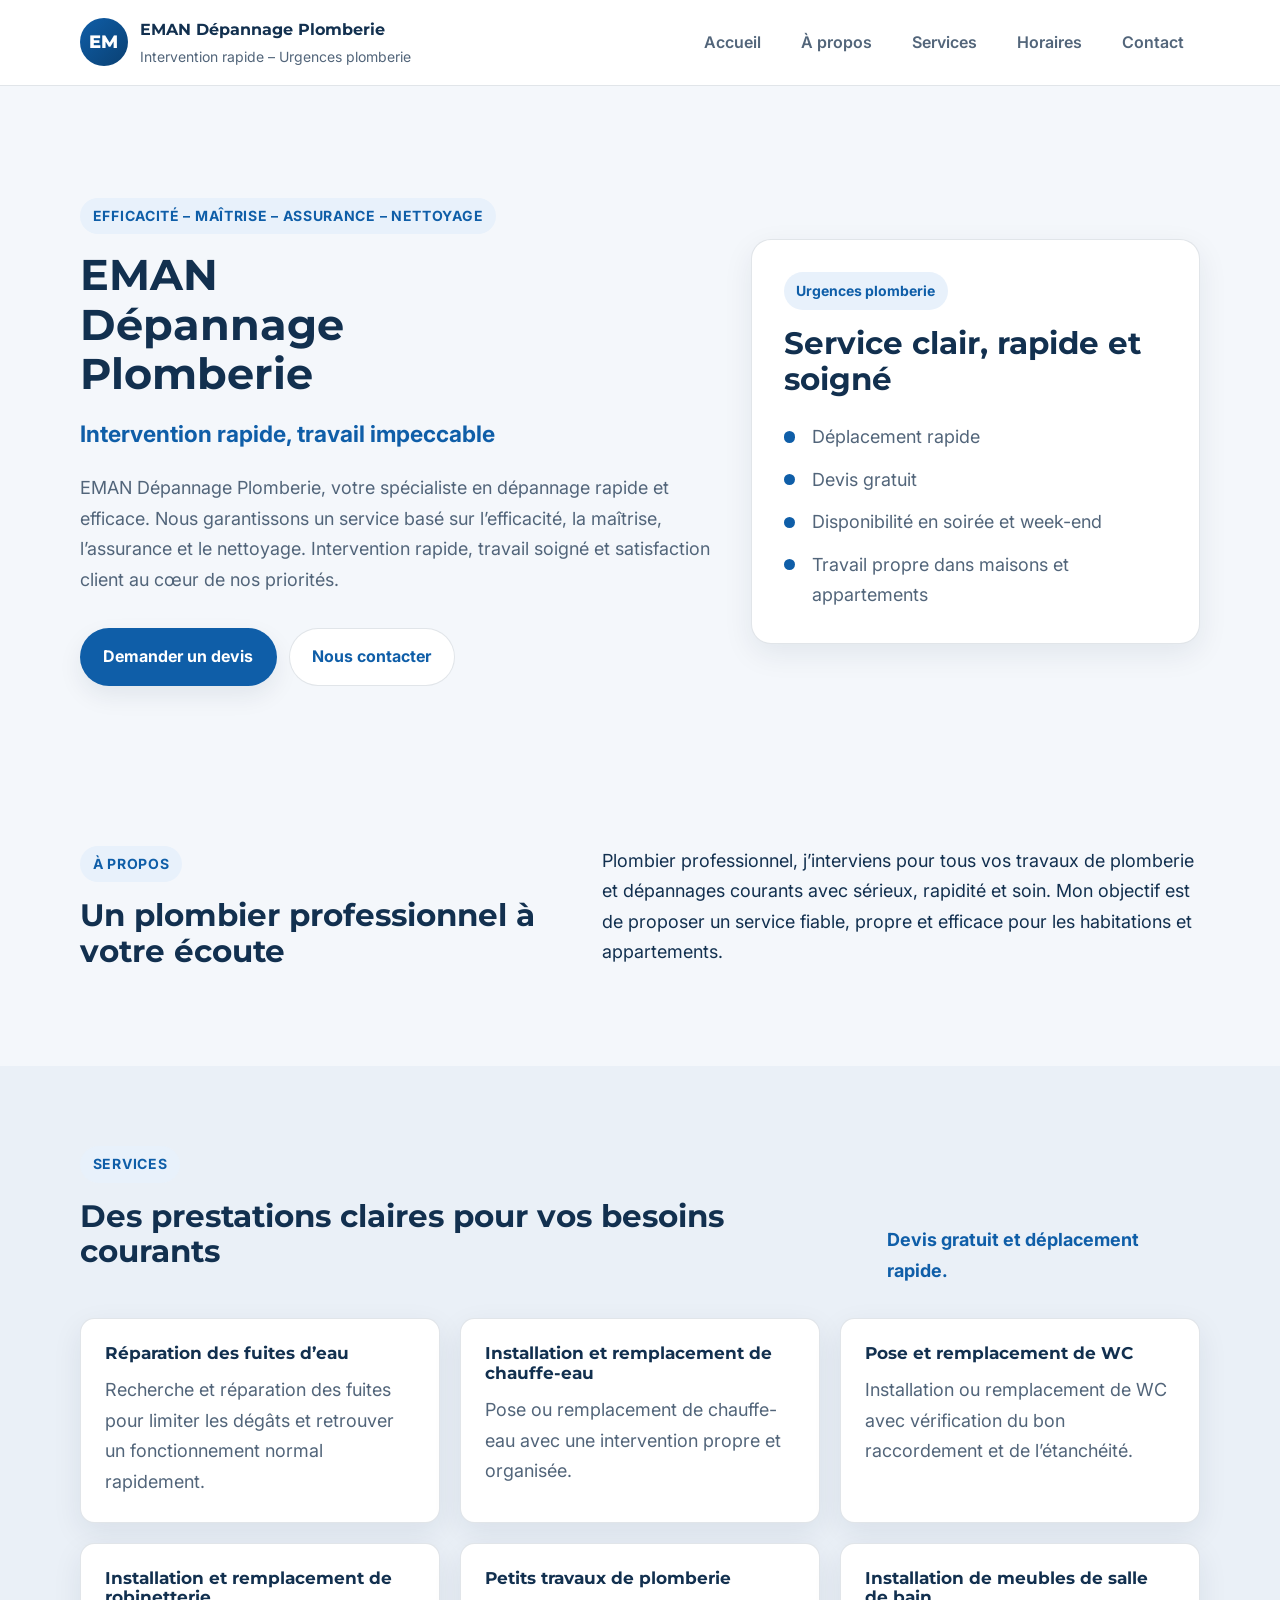
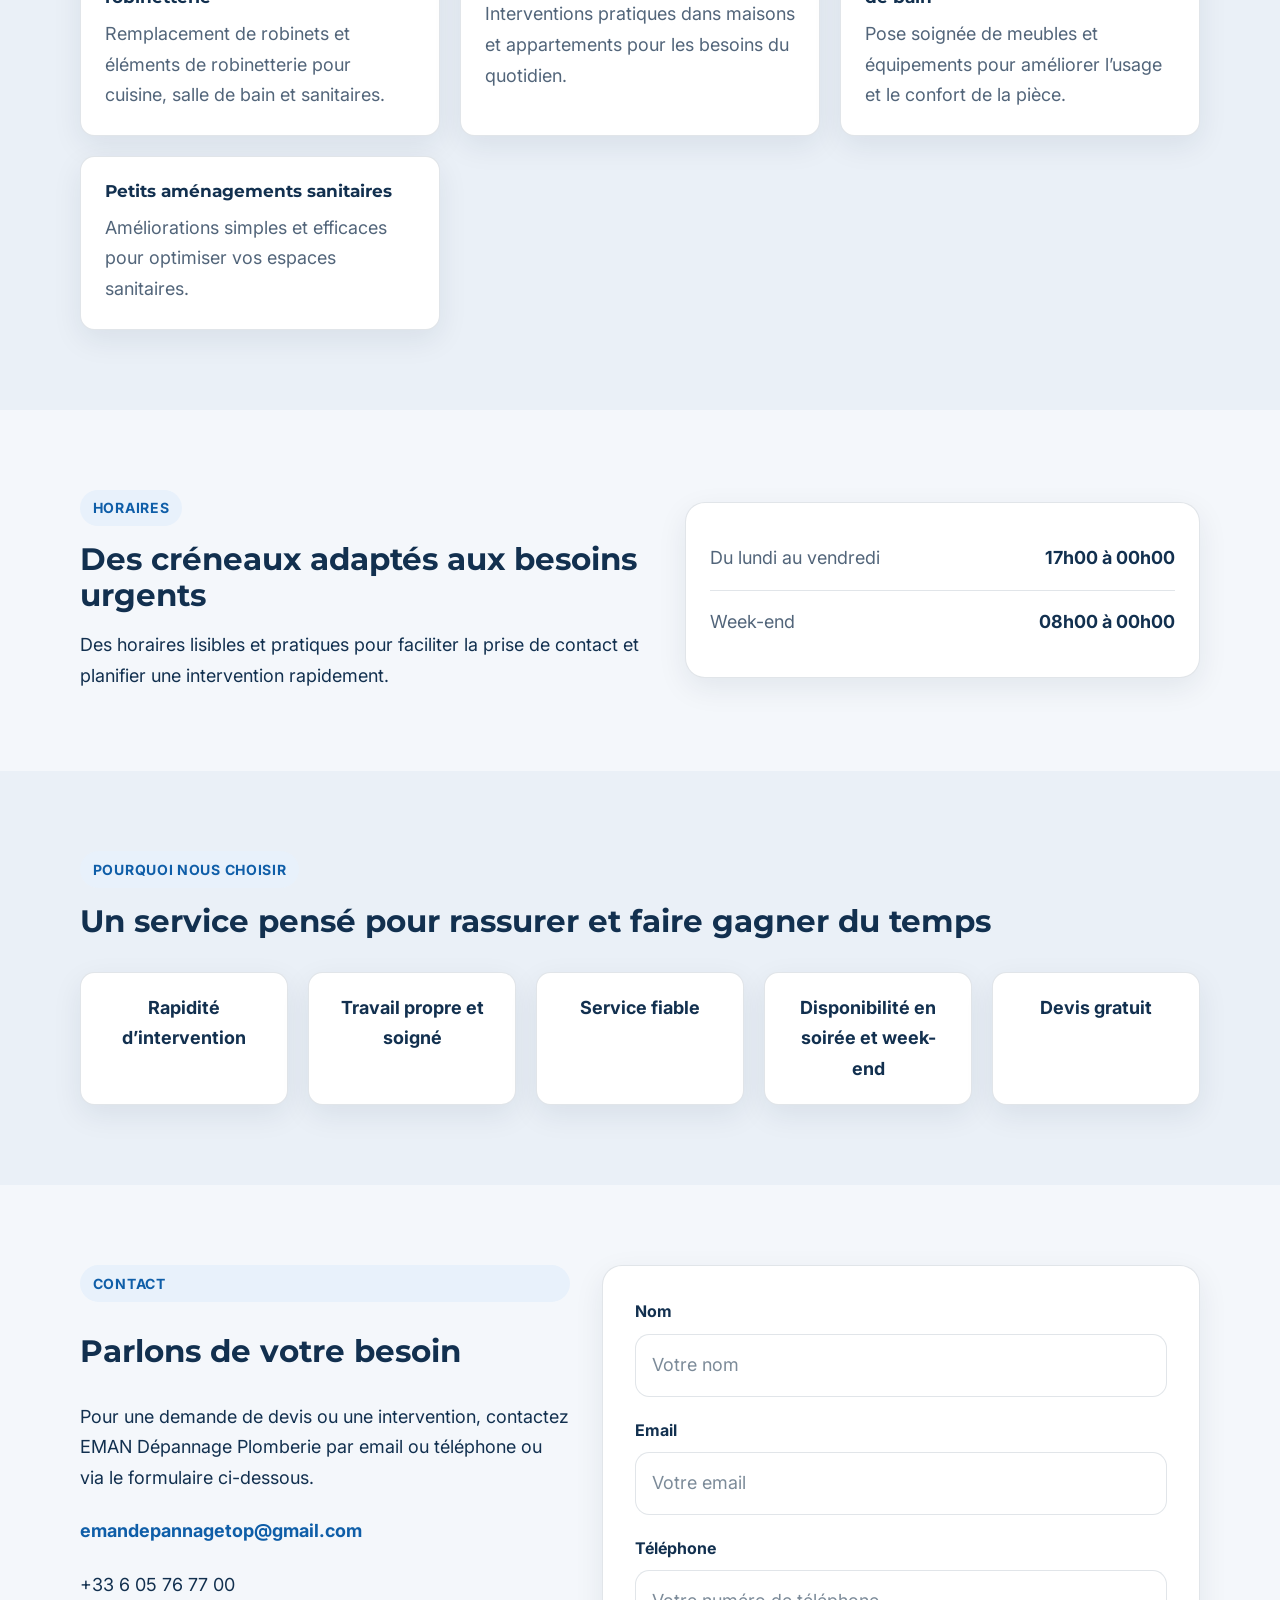
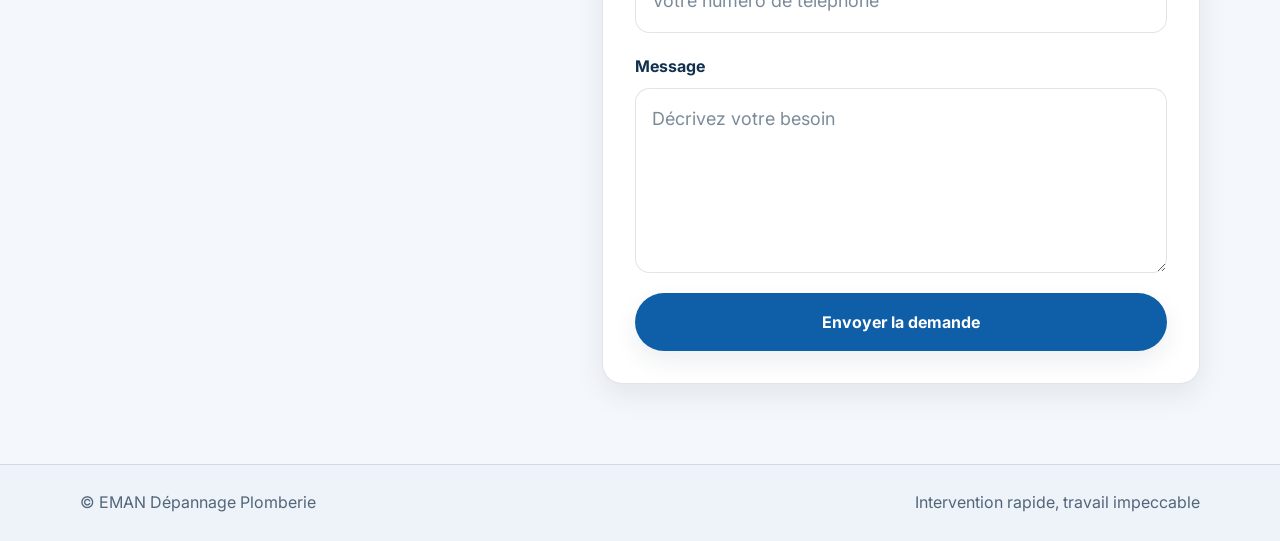
<file: index.html>
<!DOCTYPE html>
<html lang="fr">
<head>
  <meta charset="UTF-8">
  <meta name="viewport" content="width=device-width, initial-scale=1.0">
  <meta name="description" content="EMAN Dépannage Plomberie, plombier professionnel pour dépannage rapide, installation et petits travaux de plomberie. Devis gratuit et intervention rapide.">
  <meta name="keywords" content="plombier, dépannage plomberie, réparation fuite d'eau, installation chauffe-eau, remplacement WC, robinetterie, petits travaux plomberie, urgence plomberie">
  <meta name="author" content="EMAN Dépannage Plomberie">
  <meta name="robots" content="index, follow">
  <meta property="og:title" content="EMAN Dépannage Plomberie - Plombier professionnel pour dépannage rapide et installation">
  <meta property="og:description" content="EMAN Dépannage Plomberie, votre spécialiste en dépannage rapide et efficace. Nous garantissons un service basé sur l’efficacité, la maîtrise, l’assurance et le nettoyage. Intervention rapide, travail soigné et satisfaction client au cœur de nos priorités.">
  <title>EMAN Dépannage Plomberie | Dépannage Plomberie Rapide</title>
  <link rel="preconnect" href="https://fonts.googleapis.com">
  <link rel="preconnect" href="https://fonts.gstatic.com" crossorigin>
  <link href="https://fonts.googleapis.com/css2?family=Montserrat:wght@600;700;800&family=Inter:wght@400;500;600;700&display=swap" rel="stylesheet">
  <link rel="stylesheet" href="style.css">
</head>
<body>
  <header class="site-header" id="accueil">
    <div class="container header-inner">
      <a href="#accueil" class="brand" aria-label="Retour à l'accueil EMAN Dépannage Plomberie">
        <span class="brand-mark" aria-hidden="true">EM</span>
        <span class="brand-text">
          <strong>EMAN Dépannage Plomberie</strong>
          <small>Intervention rapide – Urgences plomberie</small>
        </span>
      </a>

      <nav class="site-nav" aria-label="Navigation principale">
        <ul>
          <li><a href="#accueil">Accueil</a></li>
          <li><a href="#apropos">À propos</a></li>
          <li><a href="#services">Services</a></li>
          <li><a href="#horaires">Horaires</a></li>
          <li><a href="#contact">Contact</a></li>
        </ul>
      </nav>
    </div>

    <button class="mobile-menu-btn" id="mobileMenuBtn" aria-label="Menu">
      <span></span>
      <span></span>
      <span></span>
    </button>
  </header>

  <main id="contenu">
    <!-- Hero -->
    <section class="hero section">
      <div class="container hero-grid">
        <div class="hero-content">
          <p class="eyebrow">Efficacité – Maîtrise – Assurance – Nettoyage</p>
          <h1>EMAN Dépannage Plomberie</h1>
          <p class="hero-tagline">Intervention rapide, travail impeccable</p>
          <p class="hero-text">EMAN Dépannage Plomberie, votre spécialiste en dépannage rapide et efficace. Nous garantissons un service basé sur l’efficacité, la maîtrise, l’assurance et le nettoyage. Intervention rapide, travail soigné et satisfaction client au cœur de nos priorités.</p>

          <div class="hero-actions">
            <a class="btn btn-primary" href="#contact">Demander un devis</a>
            <a class="btn btn-secondary" href="mailto:emandepannagetop@gmail.com">Nous contacter</a>
          </div>
        </div>

        <div class="hero-card" aria-label="Points forts de l'entreprise">
          <div class="hero-card-badge">Urgences plomberie</div>
          <h2>Service clair, rapide et soigné</h2>
          <ul class="check-list" role="list">
            <li>Déplacement rapide</li>
            <li>Devis gratuit</li>
            <li>Disponibilité en soirée et week-end</li>
            <li>Travail propre dans maisons et appartements</li>
          </ul>
        </div>
      </div>
    </section>

    <!-- À propos -->
    <section class="section" id="apropos">
      <div class="container two-column">
        <div>
          <p class="section-label">À propos</p>
          <h2>Un plombier professionnel à votre écoute</h2>
        </div>
        <div>
          <p>Plombier professionnel, j’interviens pour tous vos travaux de plomberie et dépannages courants avec sérieux, rapidité et soin. Mon objectif est de proposer un service fiable, propre et efficace pour les habitations et appartements.</p>
        </div>
      </div>
    </section>

    <!-- Services -->
    <section class="section section-alt" id="services">
      <div class="container">
        <div class="section-heading">
          <div>
            <p class="section-label">Services</p>
            <h2>Des prestations claires pour vos besoins courants</h2>
          </div>
          <p class="section-note">Devis gratuit et déplacement rapide.</p>
        </div>

        <div class="services-grid">
          <article class="service-card">
            <h3>Réparation des fuites d’eau</h3>
            <p>Recherche et réparation des fuites pour limiter les dégâts et retrouver un fonctionnement normal rapidement.</p>
          </article>

          <article class="service-card">
            <h3>Installation et remplacement de chauffe-eau</h3>
            <p>Pose ou remplacement de chauffe-eau avec une intervention propre et organisée.</p>
          </article>

          <article class="service-card">
            <h3>Pose et remplacement de WC</h3>
            <p>Installation ou remplacement de WC avec vérification du bon raccordement et de l’étanchéité.</p>
          </article>

          <article class="service-card">
            <h3>Installation et remplacement de robinetterie</h3>
            <p>Remplacement de robinets et éléments de robinetterie pour cuisine, salle de bain et sanitaires.</p>
          </article>

          <article class="service-card">
            <h3>Petits travaux de plomberie</h3>
            <p>Interventions pratiques dans maisons et appartements pour les besoins du quotidien.</p>
          </article>

          <article class="service-card">
            <h3>Installation de meubles de salle de bain</h3>
            <p>Pose soignée de meubles et équipements pour améliorer l’usage et le confort de la pièce.</p>
          </article>

          <article class="service-card">
            <h3>Petits aménagements sanitaires</h3>
            <p>Améliorations simples et efficaces pour optimiser vos espaces sanitaires.</p>
          </article>
        </div>
      </div>
    </section>

    <!-- Horaires -->
    <section class="section" id="horaires">
      <div class="container schedule-box">
        <div>
          <p class="section-label">Horaires</p>
          <h2>Des créneaux adaptés aux besoins urgents</h2>
          <p>Des horaires lisibles et pratiques pour faciliter la prise de contact et planifier une intervention rapidement.</p>
        </div>
        <div class="hours-card">
          <div class="hours-row">
            <span>Du lundi au vendredi</span>
            <strong>17h00 à 00h00</strong>
          </div>
          <div class="hours-row">
            <span>Week-end</span>
            <strong>08h00 à 00h00</strong>
          </div>
        </div>
      </div>
    </section>

    <!-- Pourquoi nous choisir -->
    <section class="section section-alt">
      <div class="container">
        <p class="section-label">Pourquoi nous choisir</p>
        <h2>Un service pensé pour rassurer et faire gagner du temps</h2>
        <div class="reasons-grid">
          <div class="reason-item">Rapidité d’intervention</div>
          <div class="reason-item">Travail propre et soigné</div>
          <div class="reason-item">Service fiable</div>
          <div class="reason-item">Disponibilité en soirée et week-end</div>
          <div class="reason-item">Devis gratuit</div>
        </div>
      </div>
    </section>

    <!-- Contact -->
    <section class="section" id="contact">
      <div class="container contact-grid">
        <div class="contact-copy">
          <p class="section-label">Contact</p>
          <h2>Parlons de votre besoin</h2>
          <p>Pour une demande de devis ou une intervention, contactez EMAN Dépannage Plomberie par email ou téléphone ou via le formulaire ci-dessous.</p>
          <a class="contact-mail" href="mailto:emandepannagetop@gmail.com">emandepannagetop@gmail.com</a>
          <a class="contact-phone" href="tel:+33605767700">+33 6 05 76 77 00</a>
        </div>

        <form class="contact-form" action="https://formsubmit.co/3a4b3dd44580c968bda07f267c10139c" method="POST">
          <div class="form-group">
            <label for="nom">Nom</label>
            <input type="text" id="nom" name="nom" placeholder="Votre nom" required>
          </div>

          <div class="form-group">
            <label for="email">Email</label>
            <input type="email" id="email" name="email" placeholder="Votre email" required>
          </div>

          <div class="form-group">
            <label for="telephone">Téléphone</label>
            <input type="tel" id="telephone" name="telephone" placeholder="Votre numéro de téléphone">
          </div>

          <div class="form-group">
            <label for="message">Message</label>
            <textarea id="message" name="message" rows="5" placeholder="Décrivez votre besoin" required></textarea>
          </div>
          
          <input type="hidden" name="_captcha" value="false">
          <input type="hidden" name="_next" value="https://emandpannageplomberie.fr/thanks.html">
          <button class="btn btn-primary btn-full" type="submit">Envoyer la demande</button>
        </form>
      </div>
    </section>
  </main>

  <footer class="site-footer">
    <div class="container footer-inner">
      <p>© EMAN Dépannage Plomberie</p>
      <p>Intervention rapide, travail impeccable</p>
    </div>
  </footer>

  <script>
    const mobileMenuBtn = document.getElementById('mobileMenuBtn');
    const siteNav = document.querySelector('.site-nav');
    const navLinks = document.querySelectorAll('.site-nav a');

    mobileMenuBtn.addEventListener('click', function() {
      mobileMenuBtn.classList.toggle('active');
      siteNav.classList.toggle('active');
    });

    navLinks.forEach(link => {
      link.addEventListener('click', function() {
        mobileMenuBtn.classList.remove('active');
        siteNav.classList.remove('active');
      });
    });
  </script>
</body>
</html>
</file>
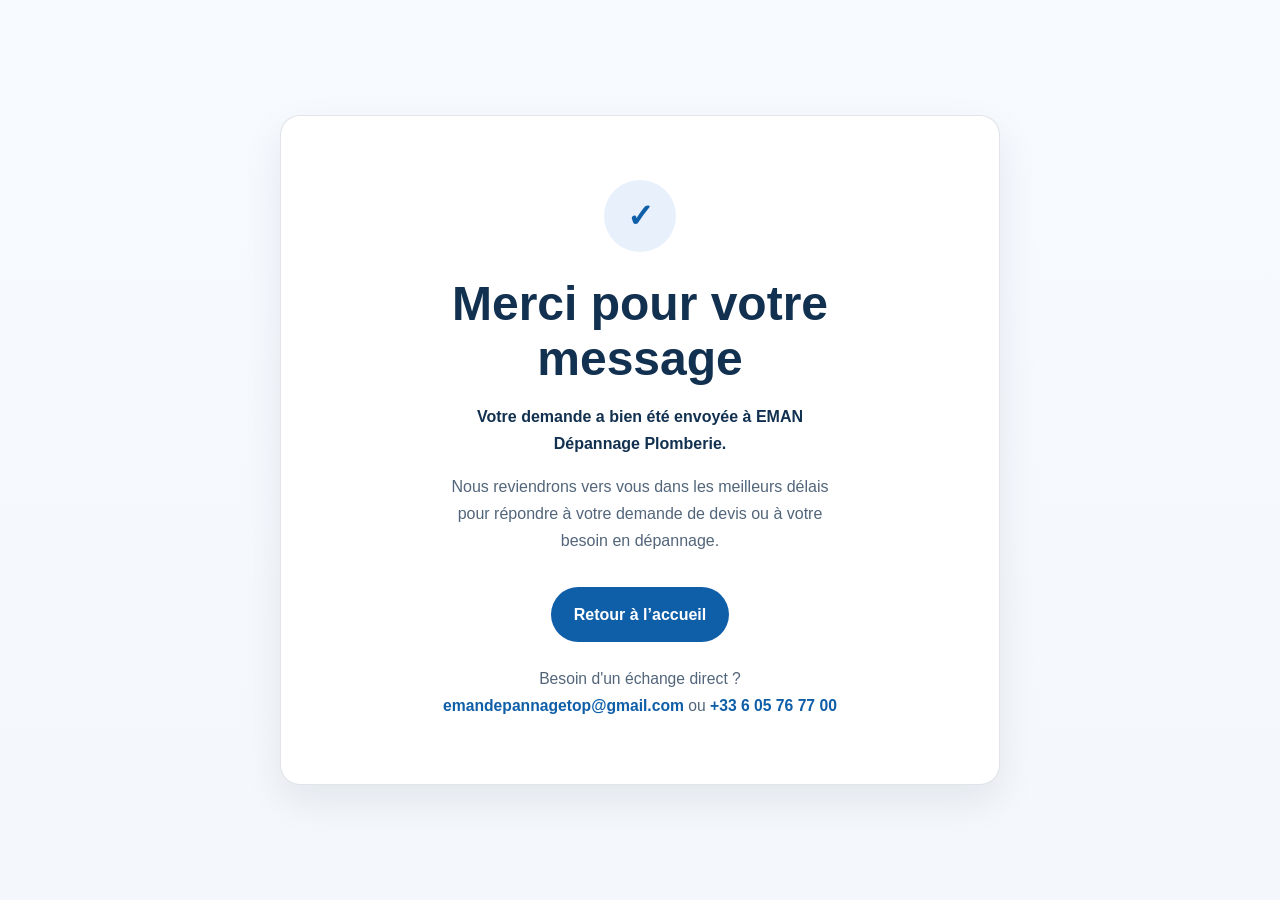
<file: thanks.html>
<!DOCTYPE html>
<html lang="fr">
<head>
  <meta charset="UTF-8">
  <meta name="viewport" content="width=device-width, initial-scale=1.0">
  <meta name="description" content="Merci pour votre message. EMAN Dépannage Plomberie vous répondra rapidement.">
  <title>Merci | EMAN Dépannage Plomberie</title>
 <style>
    :root {
      --font-display: 'Montserrat', Arial, sans-serif;
      --font-body: 'Inter', Arial, sans-serif;

      --color-bg: #f4f7fb;
      --color-surface: #ffffff;
      --color-text: #12304f;
      --color-text-muted: #52657a;
      --color-primary: #0f5ea8;
      --color-primary-hover: #0b4d89;
      --color-accent: #e8f1fb;
      --color-border: rgba(11, 43, 79, 0.12);
      --color-shadow: rgba(14, 37, 64, 0.08);

      --radius-md: 0.9rem;
      --radius-lg: 1.25rem;
      --radius-full: 999px;

      --space-2: 0.5rem;
      --space-3: 0.75rem;
      --space-4: 1rem;
      --space-5: 1.25rem;
      --space-6: 1.5rem;
      --space-8: 2rem;
      --space-12: 3rem;
      --space-16: 4rem;

      --container: 720px;
      --transition: 180ms ease;
    }

    * {
      box-sizing: border-box;
    }

    body {
      margin: 0;
      min-height: 100vh;
      display: grid;
      place-items: center;
      padding: var(--space-6);
      font-family: var(--font-body);
      line-height: 1.7;
      color: var(--color-text);
      background:
        linear-gradient(180deg, #f7faff 0%, #f4f7fb 100%);
    }

    .card {
      width: min(100%, var(--container));
      background: var(--color-surface);
      border: 1px solid var(--color-border);
      border-radius: var(--radius-lg);
      box-shadow: 0 16px 40px var(--color-shadow);
      padding: clamp(var(--space-8), 6vw, var(--space-16));
      text-align: center;
    }

    .badge {
      display: inline-flex;
      align-items: center;
      justify-content: center;
      width: 4.5rem;
      height: 4.5rem;
      margin-bottom: var(--space-6);
      border-radius: 50%;
      background: var(--color-accent);
      color: var(--color-primary);
      font-size: 2rem;
      font-weight: 800;
      font-family: var(--font-display);
    }

    h1 {
      margin: 0 0 var(--space-4);
      font-family: var(--font-display);
      font-size: clamp(2rem, 4vw, 3rem);
      line-height: 1.15;
    }

    p {
      margin: 0 auto;
      max-width: 46ch;
      color: var(--color-text-muted);
    }

    .lead {
      margin-bottom: var(--space-4);
      color: var(--color-text);
      font-weight: 600;
    }

    .actions {
      display: flex;
      justify-content: center;
      gap: var(--space-3);
      flex-wrap: wrap;
      margin-top: var(--space-8);
    }

    .btn {
      display: inline-flex;
      align-items: center;
      justify-content: center;
      min-height: 48px;
      padding: 0.9rem 1.4rem;
      border-radius: var(--radius-full);
      text-decoration: none;
      font-weight: 700;
      transition: transform var(--transition), background-color var(--transition), color var(--transition), border-color var(--transition);
    }

    .btn:hover,
    .btn:focus-visible {
      transform: translateY(-1px);
    }

    .btn-primary {
      background: var(--color-primary);
      color: #fff;
    }

    .btn-primary:hover,
    .btn-primary:focus-visible {
      background: var(--color-primary-hover);
    }

    .contact-line {
      margin-top: var(--space-6);
      font-size: 0.98rem;
    }

    .contact-line a {
      color: var(--color-primary);
      font-weight: 700;
      text-decoration: none;
    }

    @media (max-width: 560px) {
      .actions {
        flex-direction: column;
      }

      .btn {
        width: 100%;
      }
    }
  </style>
</head>
<body>
  <main class="card">
    <div class="badge" aria-hidden="true">✓</div>
    <h1>Merci pour votre message</h1>
    <p class="lead">Votre demande a bien été envoyée à EMAN Dépannage Plomberie.</p>
    <p>Nous reviendrons vers vous dans les meilleurs délais pour répondre à votre demande de devis ou à votre besoin en dépannage.</p>

    <div class="actions">
      <a class="btn btn-primary" href="index.html">Retour à l’accueil</a>
    </div>

    <p class="contact-line">
      Besoin d'un échange direct ? <a href="mailto:emandepannagetop@gmail.com">emandepannagetop@gmail.com</a> ou <a href="tel:+33605767700">+33 6 05 76 77 00</a>
    </p>
  </main>
</body>
</html>
</file>
<file: style.css>
/* Art direction: artisan plumbing service -> trustworthy, clear, efficient.
   Palette: cool professional blues with soft neutrals.
   Typography: Montserrat for headings + Inter for body for strong hierarchy and easy reading.
   Density: balanced, airy, conversion-focused. */

:root {
  --font-display: 'Montserrat', Arial, sans-serif;
  --font-body: 'Inter', Arial, sans-serif;

  --text-xs: clamp(0.75rem, 0.72rem + 0.2vw, 0.875rem);
  --text-sm: clamp(0.875rem, 0.84rem + 0.2vw, 1rem);
  --text-base: clamp(1rem, 0.96rem + 0.22vw, 1.125rem);
  --text-lg: clamp(1.125rem, 1.02rem + 0.5vw, 1.5rem);
  --text-xl: clamp(1.7rem, 1.25rem + 1.8vw, 3rem);

  --space-1: 0.25rem;
  --space-2: 0.5rem;
  --space-3: 0.75rem;
  --space-4: 1rem;
  --space-5: 1.25rem;
  --space-6: 1.5rem;
  --space-8: 2rem;
  --space-10: 2.5rem;
  --space-12: 3rem;
  --space-16: 4rem;
  --space-20: 5rem;

  --color-bg: #f4f7fb;
  --color-surface: #ffffff;
  --color-surface-alt: #eaf0f7;
  --color-border: rgba(11, 43, 79, 0.12);
  --color-text: #12304f;
  --color-text-muted: #52657a;
  --color-primary: #0f5ea8;
  --color-primary-hover: #0b4d89;
  --color-secondary: #ffffff;
  --color-accent: #e8f1fb;
  --color-shadow: rgba(14, 37, 64, 0.08);

  --radius-sm: 0.5rem;
  --radius-md: 0.9rem;
  --radius-lg: 1.25rem;
  --radius-full: 999px;

  --container: 1120px;
  --transition: 180ms ease;
}

*, *::before, *::after {
  box-sizing: border-box;
}

html {
  scroll-behavior: smooth;
  scroll-padding-top: 6rem;
}

body {
  margin: 0;
  min-height: 100vh;
  font-family: var(--font-body);
  font-size: var(--text-base);
  line-height: 1.7;
  color: var(--color-text);
  background: var(--color-bg);
}

img,
svg {
  display: block;
  max-width: 100%;
}

a {
  color: inherit;
  text-decoration: none;
}

button,
input,
textarea {
  font: inherit;
}

.container {
  width: min(calc(100% - 2rem), var(--container));
  margin: 0 auto;
}

.section {
  padding: clamp(var(--space-12), 8vw, var(--space-20)) 0;
}

.section-alt {
  background: var(--color-surface-alt);
}

.skip-link {
  position: absolute;
  left: var(--space-4);
  top: -3rem;
  background: var(--color-primary);
  color: #fff;
  padding: var(--space-3) var(--space-4);
  border-radius: var(--radius-sm);
  z-index: 1000;
}

.skip-link:focus {
  top: var(--space-4);
}

.site-header {
  position: sticky;
  top: 0;
  z-index: 100;
  background: rgba(255, 255, 255, 0.94);
  backdrop-filter: blur(10px);
  border-bottom: 1px solid var(--color-border);
}

.header-inner {
  display: flex;
  align-items: center;
  justify-content: space-between;
  gap: var(--space-6);
  padding: var(--space-4) 0;
  flex-wrap: wrap;
}

.brand {
  display: inline-flex;
  align-items: center;
  gap: var(--space-3);
  min-height: 44px;
}

.brand-mark {
  display: grid;
  place-items: center;
  width: 3rem;
  height: 3rem;
  border-radius: 50%;
  background: linear-gradient(135deg, var(--color-primary), #0a4072);
  color: #fff;
  font-family: var(--font-display);
  font-weight: 800;
  letter-spacing: 0.04em;
}

.brand-text {
  display: grid;
  gap: 0.1rem;
}

.brand-text strong {
  font-family: var(--font-display);
  font-size: var(--text-sm);
}

.brand-text small {
  color: var(--color-text-muted);
  font-size: var(--text-xs);
}

.site-nav ul {
  display: flex;
  flex-wrap: wrap;
  gap: var(--space-2);
  margin: 0;
  padding: 0;
  list-style: none;
}

.site-nav a {
  display: inline-flex;
  align-items: center;
  justify-content: center;
  min-height: 44px;
  padding: 0 var(--space-4);
  border-radius: var(--radius-full);
  color: var(--color-text-muted);
  font-size: var(--text-sm);
  font-weight: 600;
}

.site-nav a:hover,
.site-nav a:focus-visible {
  color: var(--color-primary);
  background: var(--color-accent);
}

.mobile-menu-btn {
  display: none;
  position: absolute;
  right: var(--space-4);
  top: 50%;
  transform: translateY(-50%);
  width: 36px;
  height: 32px;
  background: none;
  border: none;
  cursor: pointer;
  padding: 0;
  z-index: 1001;
}

.mobile-menu-btn span {
  position: absolute;
  left: 50%;
  width: 22px;
  height: 2px;
  background: var(--color-text);
  border-radius: 2px;
  transform-origin: center;
  transition: transform 0.25s cubic-bezier(.2,.9,.3,1), opacity 0.2s ease;
  transform: translateX(-50%);
}

.mobile-menu-btn span:nth-child(1) {
  top: calc(50% - 8px);
}

.mobile-menu-btn span:nth-child(2) {
  top: 50%;
}

.mobile-menu-btn span:nth-child(3) {
  top: calc(50% + 8px);
}

.mobile-menu-btn.active span:nth-child(1) {
  top: 50%;
  transform: translateX(-50%) rotate(45deg);
}

.mobile-menu-btn.active span:nth-child(2) {
  opacity: 0;
  transform: translateX(-50%) scaleX(0.8);
}

.mobile-menu-btn.active span:nth-child(3) {
  top: 50%;
  transform: translateX(-50%) rotate(-45deg);
}

.hero {
  padding-top: clamp(var(--space-12), 10vw, 7rem);
}

.hero-grid,
.contact-grid,
.schedule-box,
.two-column {
  display: grid;
  gap: var(--space-8);
}

.hero-grid {
  grid-template-columns: 1.35fr 0.95fr;
  align-items: center;
}

.eyebrow,
.section-label {
  display: inline-block;
  margin-bottom: var(--space-4);
  padding: 0.4rem 0.8rem;
  border-radius: var(--radius-full);
  background: var(--color-accent);
  color: var(--color-primary);
  font-size: var(--text-xs);
  font-weight: 700;
  letter-spacing: 0.05em;
  text-transform: uppercase;
}

h1,
h2,
h3 {
  margin: 0;
  font-family: var(--font-display);
  line-height: 1.15;
}

h1 {
  font-size: var(--text-xl);
  max-width: 12ch;
}

h2 {
  font-size: clamp(1.5rem, 1.15rem + 1vw, 2.25rem);
  margin-bottom: var(--space-4);
}

h3 {
  font-size: 1.08rem;
  margin-bottom: var(--space-3);
}

p {
  margin: 0;
  max-width: 68ch;
}

.hero-tagline {
  margin-top: var(--space-4);
  font-size: var(--text-lg);
  font-weight: 700;
  color: var(--color-primary);
}

.hero-text {
  margin-top: var(--space-5);
  color: var(--color-text-muted);
}

.hero-actions {
  display: flex;
  flex-wrap: wrap;
  gap: var(--space-3);
  margin-top: var(--space-8);
}

.btn {
  display: inline-flex;
  align-items: center;
  justify-content: center;
  min-height: 48px;
  padding: 0.9rem 1.4rem;
  border: 1px solid transparent;
  border-radius: var(--radius-full);
  font-size: var(--text-sm);
  font-weight: 700;
  transition: transform var(--transition), background-color var(--transition), border-color var(--transition), color var(--transition), box-shadow var(--transition);
}

.btn:hover,
.btn:focus-visible {
  transform: translateY(-1px);
}

.btn-primary {
  background: var(--color-primary);
  color: #fff;
  box-shadow: 0 10px 24px var(--color-shadow);
}

.btn-primary:hover,
.btn-primary:focus-visible {
  background: var(--color-primary-hover);
}

.btn-secondary {
  background: var(--color-secondary);
  color: var(--color-primary);
  border-color: var(--color-border);
}

.btn-secondary:hover,
.btn-secondary:focus-visible {
  background: var(--color-accent);
  border-color: rgba(15, 94, 168, 0.25);
}

.btn-full {
  width: 100%;
}

.hero-card,
.service-card,
.hours-card,
.contact-form,
.reason-item {
  background: var(--color-surface);
  border: 1px solid var(--color-border);
  box-shadow: 0 10px 30px var(--color-shadow);
}

.hero-card {
  padding: var(--space-8);
  border-radius: var(--radius-lg);
}

.hero-card-badge {
  display: inline-flex;
  margin-bottom: var(--space-4);
  padding: 0.45rem 0.8rem;
  border-radius: var(--radius-full);
  background: var(--color-accent);
  color: var(--color-primary);
  font-size: var(--text-xs);
  font-weight: 700;
}

.check-list {
  margin: var(--space-6) 0 0;
  padding: 0;
  list-style: none;
  display: grid;
  gap: var(--space-3);
}

.check-list li {
  position: relative;
  padding-left: 1.75rem;
  color: var(--color-text-muted);
}

.check-list li::before {
  content: "";
  position: absolute;
  left: 0;
  top: 0.58rem;
  width: 0.7rem;
  height: 0.7rem;
  border-radius: 50%;
  background: var(--color-primary);
}

.two-column {
  grid-template-columns: 0.9fr 1.1fr;
  align-items: start;
}

.section-heading {
  display: flex;
  align-items: end;
  justify-content: space-between;
  gap: var(--space-6);
  margin-bottom: var(--space-8);
}

.section-note {
  color: var(--color-primary);
  font-weight: 700;
}

.services-grid,
.reasons-grid {
  display: grid;
  gap: var(--space-5);
}

.services-grid {
  grid-template-columns: repeat(3, minmax(0, 1fr));
}

.service-card {
  padding: var(--space-6);
  border-radius: var(--radius-md);
  transition: transform var(--transition), box-shadow var(--transition), border-color var(--transition);
}

.service-card:hover,
.service-card:focus-within {
  transform: translateY(-4px);
  box-shadow: 0 14px 34px rgba(14, 37, 64, 0.12);
  border-color: rgba(15, 94, 168, 0.2);
}

.service-card p {
  color: var(--color-text-muted);
}

.schedule-box {
  grid-template-columns: 1fr 0.9fr;
  align-items: center;
}

.hours-card {
  padding: var(--space-6);
  border-radius: var(--radius-lg);
}

.hours-row {
  display: flex;
  justify-content: space-between;
  gap: var(--space-4);
  padding: var(--space-4) 0;
}

.hours-row + .hours-row {
  border-top: 1px solid var(--color-border);
}

.hours-row span {
  color: var(--color-text-muted);
}

.reasons-grid {
  grid-template-columns: repeat(5, minmax(0, 1fr));
  margin-top: var(--space-8);
}

.reason-item {
  min-height: 100%;
  padding: var(--space-5);
  border-radius: var(--radius-md);
  font-weight: 700;
  text-align: center;
}

.contact-grid {
  grid-template-columns: 0.9fr 1.1fr;
  align-items: start;
}

.contact-copy {
  display: grid;
  gap: var(--space-4);
}

.contact-mail {
  display: inline-flex;
  align-items: center;
  min-height: 44px;
  color: var(--color-primary);
  font-weight: 700;
  word-break: break-word;
}

.contact-form {
  padding: var(--space-8);
  border-radius: var(--radius-lg);
  display: grid;
  gap: var(--space-5);
}

.form-group {
  display: grid;
  gap: var(--space-2);
}

label {
  font-size: var(--text-sm);
  font-weight: 700;
}

input,
textarea {
  width: 100%;
  padding: 0.95rem 1rem;
  border: 1px solid var(--color-border);
  border-radius: var(--radius-md);
  background: #fff;
  color: var(--color-text);
}

input::placeholder,
textarea::placeholder {
  color: #7c8b99;
}

input:focus,
textarea:focus {
  outline: 2px solid rgba(15, 94, 168, 0.18);
  border-color: rgba(15, 94, 168, 0.35);
}

.site-footer {
  padding: var(--space-6) 0;
  border-top: 1px solid var(--color-border);
  background: #eef3f9;
}

.footer-inner {
  display: flex;
  justify-content: space-between;
  gap: var(--space-4);
  flex-wrap: wrap;
  color: var(--color-text-muted);
  font-size: var(--text-sm);
}

@media (max-width: 980px) {
  .hero-grid,
  .two-column,
  .schedule-box,
  .contact-grid,
  .services-grid,
  .reasons-grid {
    grid-template-columns: 1fr;
  }

  .section-heading,
  .header-inner {
    align-items: flex-start;
  }

  .section-heading,
  .header-inner,
  .hours-row {
    flex-direction: column;
  }

  .site-nav ul {
    gap: var(--space-1);
  }

  .hero-card,
  .contact-form {
    padding: var(--space-6);
  }
}

@media (max-width: 980px) {
  .container {
    width: min(calc(100% - 1.25rem), var(--container));
  }

  .header-inner {
    position: relative;
  }

  .mobile-menu-btn {
    display: block;
  }

  .site-nav {
    position: fixed;
    top: 70px;
    left: 0;
    right: 0;
    width: 100%;
    background: rgba(255, 255, 255, 0.98);
    backdrop-filter: blur(10px);
    max-height: 0;
    overflow: hidden;
    transition: max-height 0.3s ease;
    z-index: 1000;
  }

  .site-nav.active {
    max-height: 400px;
  }

  .site-nav ul {
    flex-direction: column;
    gap: 0;
    padding: var(--space-2) 0;
  }

  .site-nav li {
    width: 100%;
  }

  .site-nav a {
    width: 100%;
    justify-content: flex-start;
    padding: var(--space-3) var(--space-6);
    border-radius: 0;
  }

  h1 {
    max-width: 100%;
  }

  .hero-actions {
    flex-direction: column;
  }

  .hero-actions .btn {
    width: 100%;
  }

  .hours-row {
    align-items: flex-start;
  }
}

@media (prefers-reduced-motion: reduce) {
  html {
    scroll-behavior: auto;
  }

  *, *::before, *::after {
    transition: none !important;
  }
}
</file>
